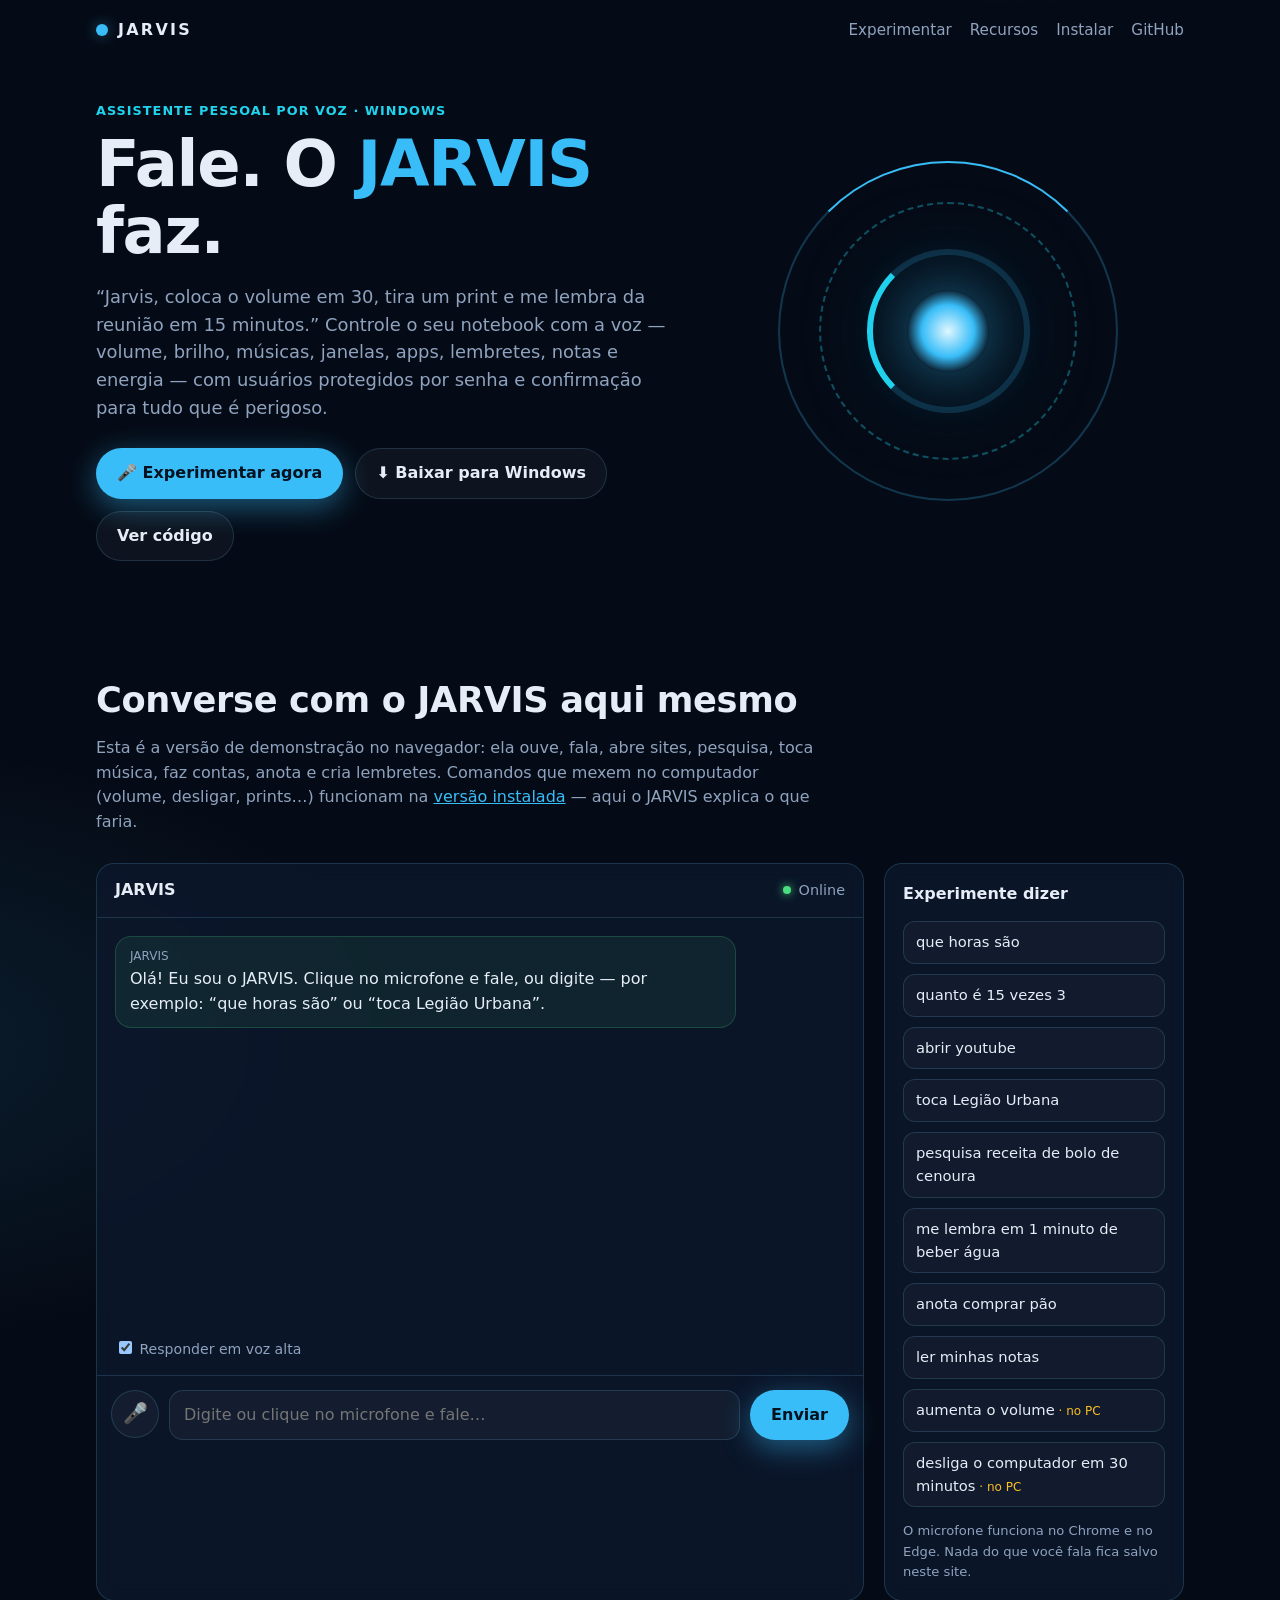
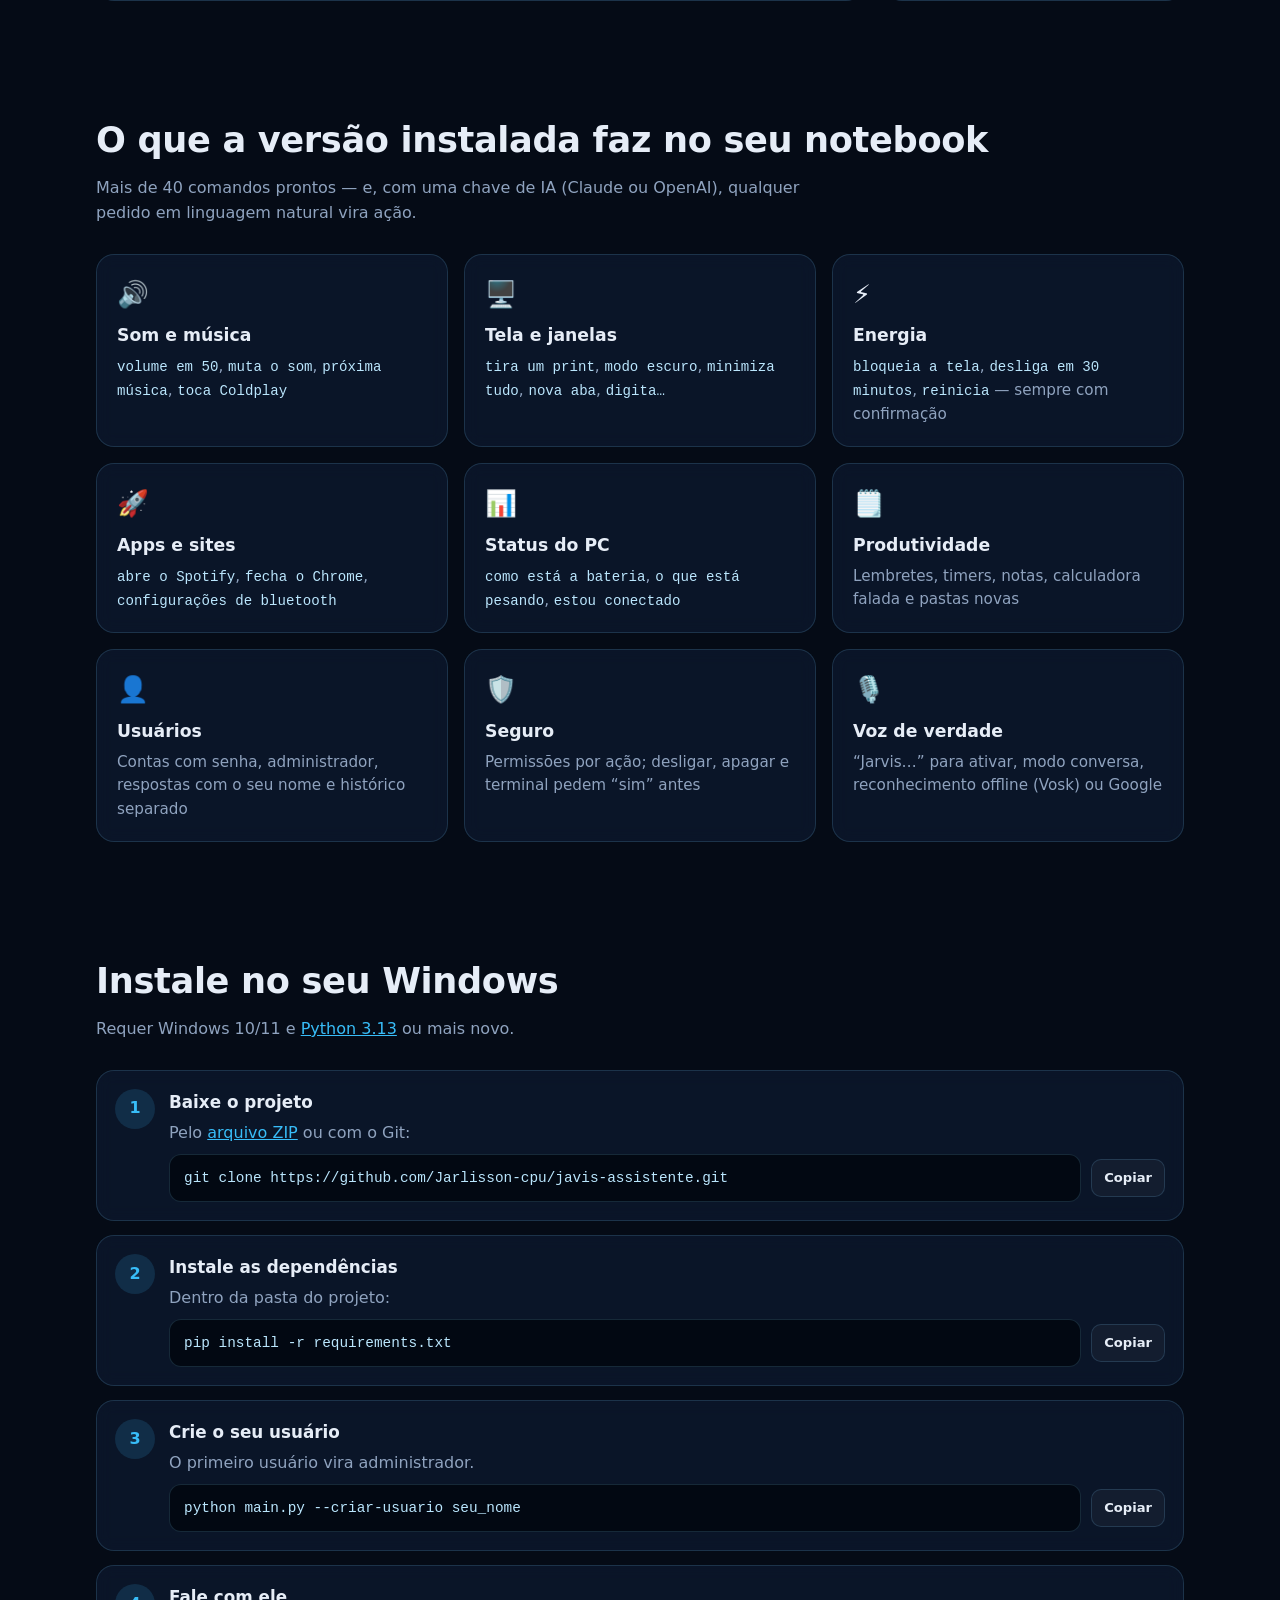
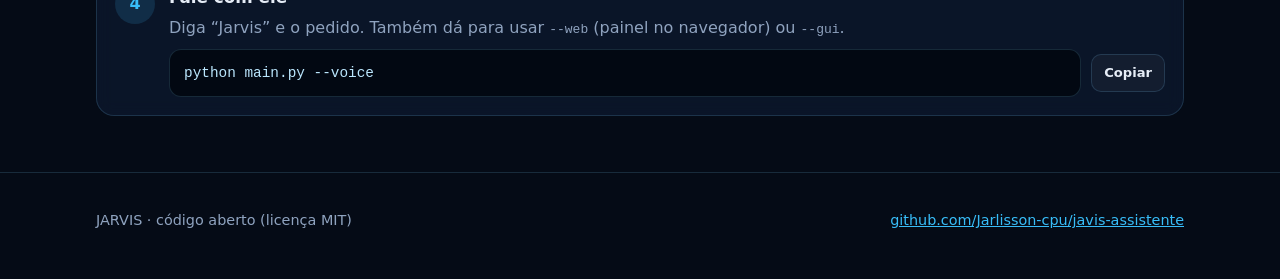
<file: index.html>
<!DOCTYPE html>
<html lang="pt-BR">
<head>
  <meta charset="UTF-8" />
  <meta name="viewport" content="width=device-width, initial-scale=1.0" />
  <title>JARVIS — Assistente por Voz</title>
  <meta name="description" content="JARVIS: assistente pessoal por voz que controla o seu notebook Windows. Experimente no navegador e baixe a versão completa." />
  <style>
    :root {
      color-scheme: dark;
      --bg: #050b16;
      --panel: rgba(13, 24, 44, 0.82);
      --panel-solid: #0d182c;
      --line: rgba(125, 211, 252, 0.16);
      --text: #e6edf7;
      --muted: #8fa3bf;
      --accent: #38bdf8;
      --accent-2: #22d3ee;
      --glow: rgba(56, 189, 248, 0.45);
      --ok: #4ade80;
      --warn: #fbbf24;
      --radius: 18px;
      font-family: "Segoe UI", Inter, system-ui, -apple-system, sans-serif;
    }

    * { box-sizing: border-box; }

    body {
      margin: 0;
      background:
        radial-gradient(1200px 600px at 80% -10%, rgba(34, 211, 238, 0.12), transparent 60%),
        radial-gradient(900px 500px at -10% 30%, rgba(56, 189, 248, 0.10), transparent 60%),
        var(--bg);
      color: var(--text);
      line-height: 1.55;
    }

    a { color: var(--accent); }

    .wrap { max-width: 1120px; margin: 0 auto; padding: 0 16px; }

    /* ---------------------------------------------------------- topo */
    nav {
      display: flex; align-items: center; justify-content: space-between; gap: 12px;
      padding: 18px 0;
    }
    .brand { display: flex; align-items: center; gap: 10px; font-weight: 700; letter-spacing: 0.14em; }
    .brand-dot { width: 12px; height: 12px; border-radius: 50%; background: var(--accent); box-shadow: 0 0 14px var(--glow); }
    nav .links { display: flex; gap: 18px; flex-wrap: wrap; }
    nav .links a { color: var(--muted); text-decoration: none; font-size: 0.95rem; }
    nav .links a:hover { color: var(--text); }

    .hero {
      display: grid; grid-template-columns: 1.1fr 0.9fr; gap: 40px; align-items: center;
      padding: 40px 0 56px;
    }
    .eyebrow { color: var(--accent-2); font-weight: 600; letter-spacing: 0.08em; text-transform: uppercase; font-size: 0.8rem; }
    h1 { font-size: clamp(2.4rem, 6vw, 4rem); line-height: 1.05; margin: 10px 0 16px; letter-spacing: -0.02em; }
    h1 span { color: var(--accent); }
    .lead { color: var(--muted); font-size: 1.12rem; max-width: 34em; }
    .cta { display: flex; gap: 12px; flex-wrap: wrap; margin-top: 26px; }

    .btn {
      display: inline-flex; align-items: center; gap: 8px; justify-content: center;
      padding: 12px 20px; border-radius: 999px; border: 1px solid var(--line);
      background: rgba(255, 255, 255, 0.04); color: var(--text); text-decoration: none;
      font: inherit; font-weight: 600; cursor: pointer; transition: transform .15s, background .15s, box-shadow .15s;
    }
    .btn:hover { transform: translateY(-1px); background: rgba(255, 255, 255, 0.08); }
    .btn.primary { background: var(--accent); color: #04121f; border-color: transparent; box-shadow: 0 8px 30px var(--glow); }
    .btn.primary:hover { background: #7dd3fc; }

    /* reator */
    .reactor { position: relative; width: min(340px, 80vw); aspect-ratio: 1; margin: 0 auto; }
    .ring { position: absolute; inset: 0; border-radius: 50%; border: 2px solid var(--line); }
    .ring.r1 { inset: 0; border-color: rgba(56, 189, 248, 0.25); border-top-color: var(--accent); animation: spin 9s linear infinite; }
    .ring.r2 { inset: 12%; border-style: dashed; border-color: rgba(34, 211, 238, 0.35); animation: spin 14s linear infinite reverse; }
    .ring.r3 { inset: 26%; border-width: 6px; border-color: rgba(56, 189, 248, 0.18); border-left-color: var(--accent-2); animation: spin 5s linear infinite; }
    .core {
      position: absolute; inset: 38%; border-radius: 50%;
      background: radial-gradient(circle, #e0f7ff 0%, var(--accent) 45%, rgba(56, 189, 248, 0.1) 72%);
      box-shadow: 0 0 60px var(--glow), 0 0 120px rgba(34, 211, 238, 0.25);
      animation: breathe 3.2s ease-in-out infinite;
    }
    .reactor.listening .core { animation-duration: .8s; }
    .reactor.speaking .ring.r1 { animation-duration: 2s; }
    @keyframes spin { to { transform: rotate(360deg); } }
    @keyframes breathe { 50% { transform: scale(1.08); filter: brightness(1.15); } }

    /* ---------------------------------------------------------- seções */
    section { padding: 56px 0; }
    h2 { font-size: clamp(1.6rem, 3.5vw, 2.2rem); margin: 0 0 8px; letter-spacing: -0.01em; }
    .sub { color: var(--muted); margin: 0 0 28px; max-width: 46em; }

    .panel { background: var(--panel); border: 1px solid var(--line); border-radius: var(--radius); backdrop-filter: blur(8px); }

    /* demo */
    .demo { display: grid; grid-template-columns: minmax(0, 1fr) 300px; gap: 20px; }
    .console { display: flex; flex-direction: column; min-height: 460px; }
    .console-head {
      display: flex; align-items: center; justify-content: space-between; gap: 10px;
      padding: 14px 18px; border-bottom: 1px solid var(--line);
    }
    .status { display: inline-flex; align-items: center; gap: 8px; color: var(--muted); font-size: 0.9rem; }
    .status i { width: 8px; height: 8px; border-radius: 50%; background: var(--ok); box-shadow: 0 0 10px var(--ok); }
    .status.listening i { background: #fb7185; box-shadow: 0 0 10px #fb7185; animation: breathe .8s infinite; }
    .chat { flex: 1; overflow-y: auto; padding: 18px; display: flex; flex-direction: column; gap: 12px; max-height: 420px; }
    .msg { max-width: 85%; padding: 10px 14px; border-radius: 16px; white-space: pre-wrap; overflow-wrap: anywhere; }
    .msg.you { align-self: flex-end; background: rgba(56, 189, 248, 0.14); border: 1px solid rgba(56, 189, 248, 0.3); }
    .msg.jarvis { align-self: flex-start; background: rgba(74, 222, 128, 0.08); border: 1px solid rgba(74, 222, 128, 0.2); }
    .msg.jarvis.local { border-color: rgba(251, 191, 36, 0.35); background: rgba(251, 191, 36, 0.07); }
    .msg small { display: block; color: var(--muted); font-size: 0.75rem; margin-bottom: 2px; }
    .compose { display: grid; grid-template-columns: auto 1fr auto; gap: 10px; padding: 14px; border-top: 1px solid var(--line); }
    .compose input {
      width: 100%; min-width: 0; padding: 12px 14px; border-radius: 14px; border: 1px solid var(--line);
      background: rgba(255, 255, 255, 0.04); color: var(--text); font: inherit;
    }
    .compose input:focus { outline: 2px solid var(--accent); outline-offset: 1px; }
    .mic { width: 48px; height: 48px; padding: 0; border-radius: 50%; font-size: 1.25rem; }
    .mic.on { background: #fb7185; color: #1a0508; border-color: transparent; animation: breathe .8s infinite; }
    .options { display: flex; flex-wrap: wrap; gap: 6px 18px; padding: 0 18px 14px; color: var(--muted); font-size: 0.88rem; }

    .side { padding: 18px; display: flex; flex-direction: column; gap: 10px; }
    .side h3 { margin: 0 0 4px; font-size: 1rem; }
    .chip {
      text-align: left; padding: 9px 12px; border-radius: 12px; border: 1px solid var(--line);
      background: rgba(255, 255, 255, 0.03); color: var(--text); font: inherit; font-size: 0.92rem; cursor: pointer;
    }
    .chip:hover { border-color: var(--accent); }
    .chip.pc::after { content: " · no PC"; color: var(--warn); font-size: 0.75rem; }
    .note { color: var(--muted); font-size: 0.82rem; margin: 4px 0 0; }

    /* recursos */
    .grid { display: grid; grid-template-columns: repeat(3, minmax(0, 1fr)); gap: 16px; }
    .card { padding: 20px; }
    .card .icon { font-size: 1.6rem; }
    .card h3 { margin: 8px 0 6px; font-size: 1.08rem; }
    .card p { margin: 0; color: var(--muted); font-size: 0.95rem; }
    .card code { color: #bae6fd; font-size: 0.88rem; }

    /* instalação */
    .steps { counter-reset: step; display: grid; gap: 14px; }
    .step { display: grid; grid-template-columns: 40px minmax(0, 1fr); gap: 14px; padding: 18px; }
    .step > div, .demo > *, .hero > * { min-width: 0; }
    .step::before {
      counter-increment: step; content: counter(step);
      width: 40px; height: 40px; border-radius: 50%; display: grid; place-items: center;
      background: rgba(56, 189, 248, 0.15); color: var(--accent); font-weight: 700;
    }
    .step h3 { margin: 0 0 6px; font-size: 1.05rem; }
    .step p { margin: 0 0 8px; color: var(--muted); }
    .code { position: relative; display: flex; align-items: center; gap: 10px; margin-top: 6px; }
    .code pre {
      flex: 1; min-width: 0; margin: 0; padding: 12px 14px; border-radius: 12px; overflow-x: auto;
      background: #020812; border: 1px solid var(--line); color: #bae6fd; font-size: 0.9rem;
    }
    .copy { padding: 8px 12px; border-radius: 10px; font-size: 0.82rem; }

    footer { padding: 36px 0 48px; color: var(--muted); border-top: 1px solid var(--line); font-size: 0.9rem; }
    footer .wrap { display: flex; flex-wrap: wrap; justify-content: space-between; gap: 12px; }

    @media (max-width: 900px) {
      .hero { grid-template-columns: minmax(0, 1fr); padding-top: 16px; }
      .reactor { width: min(240px, 60vw); order: -1; }
      .demo { grid-template-columns: minmax(0, 1fr); }
      .grid { grid-template-columns: 1fr 1fr; }
    }
    @media (max-width: 600px) {
      nav .links { display: none; }
      .grid { grid-template-columns: minmax(0, 1fr); }
      .compose { grid-template-columns: auto 1fr; }
      .compose .send { grid-column: 1 / -1; }
    }
    @media (prefers-reduced-motion: reduce) {
      * { animation: none !important; transition: none !important; }
    }
  </style>
</head>
<body>
  <div class="wrap">
    <nav>
      <div class="brand"><span class="brand-dot"></span>JARVIS</div>
      <div class="links">
        <a href="#demo">Experimentar</a>
        <a href="#recursos">Recursos</a>
        <a href="#instalar">Instalar</a>
        <a href="https://github.com/Jarlisson-cpu/javis-assistente">GitHub</a>
      </div>
    </nav>

    <header class="hero">
      <div>
        <div class="eyebrow">Assistente pessoal por voz · Windows</div>
        <h1>Fale. O <span>JARVIS</span> faz.</h1>
        <p class="lead">
          “Jarvis, coloca o volume em 30, tira um print e me lembra da reunião em 15 minutos.”
          Controle o seu notebook com a voz — volume, brilho, músicas, janelas, apps, lembretes,
          notas e energia — com usuários protegidos por senha e confirmação para tudo que é perigoso.
        </p>
        <div class="cta">
          <a class="btn primary" href="#demo">🎤 Experimentar agora</a>
          <a class="btn" href="https://github.com/Jarlisson-cpu/javis-assistente/archive/refs/heads/main.zip">⬇ Baixar para Windows</a>
          <a class="btn" href="https://github.com/Jarlisson-cpu/javis-assistente">Ver código</a>
        </div>
      </div>
      <div class="reactor" id="reactor" aria-hidden="true">
        <div class="ring r1"></div><div class="ring r2"></div><div class="ring r3"></div><div class="core"></div>
      </div>
    </header>
  </div>

  <section id="demo">
    <div class="wrap">
      <h2>Converse com o JARVIS aqui mesmo</h2>
      <p class="sub">
        Esta é a versão de demonstração no navegador: ela ouve, fala, abre sites, pesquisa, toca música,
        faz contas, anota e cria lembretes. Comandos que mexem no computador (volume, desligar, prints…)
        funcionam na <a href="#instalar">versão instalada</a> — aqui o JARVIS explica o que faria.
      </p>
      <div class="demo">
        <div class="panel console">
          <div class="console-head">
            <strong>JARVIS</strong>
            <span class="status" id="status"><i></i><span id="status-text">Online</span></span>
          </div>
          <div class="chat" id="chat" aria-live="polite"></div>
          <div class="options">
            <label><input type="checkbox" id="speak" checked /> Responder em voz alta</label>
            <span id="mic-hint"></span>
          </div>
          <form class="compose" id="form">
            <button type="button" class="btn mic" id="mic" title="Falar" aria-label="Falar com o JARVIS">🎤</button>
            <input id="input" autocomplete="off" placeholder="Digite ou clique no microfone e fale…" aria-label="Mensagem para o JARVIS" />
            <button class="btn primary send" type="submit">Enviar</button>
          </form>
        </div>
        <aside class="panel side">
          <h3>Experimente dizer</h3>
          <button class="chip">que horas são</button>
          <button class="chip">quanto é 15 vezes 3</button>
          <button class="chip">abrir youtube</button>
          <button class="chip">toca Legião Urbana</button>
          <button class="chip">pesquisa receita de bolo de cenoura</button>
          <button class="chip">me lembra em 1 minuto de beber água</button>
          <button class="chip">anota comprar pão</button>
          <button class="chip">ler minhas notas</button>
          <button class="chip pc">aumenta o volume</button>
          <button class="chip pc">desliga o computador em 30 minutos</button>
          <p class="note">O microfone funciona no Chrome e no Edge. Nada do que você fala fica salvo neste site.</p>
        </aside>
      </div>
    </div>
  </section>

  <section id="recursos">
    <div class="wrap">
      <h2>O que a versão instalada faz no seu notebook</h2>
      <p class="sub">Mais de 40 comandos prontos — e, com uma chave de IA (Claude ou OpenAI), qualquer pedido em linguagem natural vira ação.</p>
      <div class="grid">
        <div class="panel card"><div class="icon">🔊</div><h3>Som e música</h3><p><code>volume em 50</code>, <code>muta o som</code>, <code>próxima música</code>, <code>toca Coldplay</code></p></div>
        <div class="panel card"><div class="icon">🖥️</div><h3>Tela e janelas</h3><p><code>tira um print</code>, <code>modo escuro</code>, <code>minimiza tudo</code>, <code>nova aba</code>, <code>digita…</code></p></div>
        <div class="panel card"><div class="icon">⚡</div><h3>Energia</h3><p><code>bloqueia a tela</code>, <code>desliga em 30 minutos</code>, <code>reinicia</code> — sempre com confirmação</p></div>
        <div class="panel card"><div class="icon">🚀</div><h3>Apps e sites</h3><p><code>abre o Spotify</code>, <code>fecha o Chrome</code>, <code>configurações de bluetooth</code></p></div>
        <div class="panel card"><div class="icon">📊</div><h3>Status do PC</h3><p><code>como está a bateria</code>, <code>o que está pesando</code>, <code>estou conectado</code></p></div>
        <div class="panel card"><div class="icon">🗒️</div><h3>Produtividade</h3><p>Lembretes, timers, notas, calculadora falada e pastas novas</p></div>
        <div class="panel card"><div class="icon">👤</div><h3>Usuários</h3><p>Contas com senha, administrador, respostas com o seu nome e histórico separado</p></div>
        <div class="panel card"><div class="icon">🛡️</div><h3>Seguro</h3><p>Permissões por ação; desligar, apagar e terminal pedem “sim” antes</p></div>
        <div class="panel card"><div class="icon">🎙️</div><h3>Voz de verdade</h3><p>“Jarvis…” para ativar, modo conversa, reconhecimento offline (Vosk) ou Google</p></div>
      </div>
    </div>
  </section>

  <section id="instalar">
    <div class="wrap">
      <h2>Instale no seu Windows</h2>
      <p class="sub">Requer Windows 10/11 e <a href="https://www.python.org/downloads/">Python 3.13</a> ou mais novo.</p>
      <div class="steps">
        <div class="panel step"><div>
          <h3>Baixe o projeto</h3>
          <p>Pelo <a href="https://github.com/Jarlisson-cpu/javis-assistente/archive/refs/heads/main.zip">arquivo ZIP</a> ou com o Git:</p>
          <div class="code"><pre>git clone https://github.com/Jarlisson-cpu/javis-assistente.git</pre><button class="btn copy">Copiar</button></div>
        </div></div>
        <div class="panel step"><div>
          <h3>Instale as dependências</h3>
          <p>Dentro da pasta do projeto:</p>
          <div class="code"><pre>pip install -r requirements.txt</pre><button class="btn copy">Copiar</button></div>
        </div></div>
        <div class="panel step"><div>
          <h3>Crie o seu usuário</h3>
          <p>O primeiro usuário vira administrador.</p>
          <div class="code"><pre>python main.py --criar-usuario seu_nome</pre><button class="btn copy">Copiar</button></div>
        </div></div>
        <div class="panel step"><div>
          <h3>Fale com ele</h3>
          <p>Diga “Jarvis” e o pedido. Também dá para usar <code>--web</code> (painel no navegador) ou <code>--gui</code>.</p>
          <div class="code"><pre>python main.py --voice</pre><button class="btn copy">Copiar</button></div>
        </div></div>
      </div>
    </div>
  </section>

  <footer>
    <div class="wrap">
      <span>JARVIS · código aberto (licença MIT)</span>
      <a href="https://github.com/Jarlisson-cpu/javis-assistente">github.com/Jarlisson-cpu/javis-assistente</a>
    </div>
  </footer>

  <script>
    const chat = document.getElementById("chat");
    const input = document.getElementById("input");
    const micButton = document.getElementById("mic");
    const speakToggle = document.getElementById("speak");
    const reactor = document.getElementById("reactor");
    const status = document.getElementById("status");
    const statusText = document.getElementById("status-text");

    // ------------------------------------------------------------ texto
    const NUMBER_WORDS = {
      zero: 0, um: 1, uma: 1, dois: 2, duas: 2, tres: 3, quatro: 4, cinco: 5, seis: 6, sete: 7, oito: 8, nove: 9,
      dez: 10, onze: 11, doze: 12, treze: 13, quatorze: 14, catorze: 14, quinze: 15, dezesseis: 16, dezessete: 17,
      dezoito: 18, dezenove: 19, vinte: 20, trinta: 30, quarenta: 40, cinquenta: 50, sessenta: 60, setenta: 70,
      oitenta: 80, noventa: 90, cem: 100, cento: 100, duzentos: 200, trezentos: 300, mil: 1000, meia: 30,
    };
    const POLITE = ["ei jarvis", "ok jarvis", "jarvis", "por favor", "voce pode", "voce poderia", "pode", "poderia", "consegue"];

    function normalize(text, dropPolite = true) {
      let value = text.normalize("NFD").replace(/[̀-ͯ]/g, "").toLowerCase();
      value = value.replace(/["“”'`´!?¿¡;]+/g, " ").replace(/(?<!\d),|,(?!\d)/g, " ").replace(/\s+/g, " ").trim();
      value = value.replace(/[.:\-\s]+$/, "");
      if (!dropPolite) return value;
      let changed = true;
      while (changed) {
        changed = false;
        for (const prefix of POLITE) {
          if (value.startsWith(prefix + " ")) { value = value.slice(prefix.length + 1).trim(); changed = true; }
        }
      }
      return value.replace(/\s+por favor$/, "");
    }

    // devolve o trecho original (com acentos e maiúsculas) que corresponde ao texto normalizado
    function recoverRaw(raw, value) {
      const starts = [...raw.matchAll(/\S+/g)].map((match) => match.index);
      for (const start of starts) {
        const candidate = raw.slice(start).trim();
        if (normalize(candidate, false) === value) return candidate.replace(/[.!?]+$/, "");
      }
      return value;
    }

    function wordsToNumber(text) {
      const value = text.trim();
      if (/^\d+([.,]\d+)?$/.test(value)) return parseFloat(value.replace(",", "."));
      let total = 0, found = false;
      for (const word of value.split(/\s+/)) {
        if (word === "e") continue;
        if (!(word in NUMBER_WORDS)) return null;
        total += NUMBER_WORDS[word]; found = true;
      }
      return found ? total : null;
    }

    // ------------------------------------------------------------ calculadora
    function calculate(expression) {
      let text = expression.toLowerCase().replace(/[?.]$/, "");
      const percent = text.match(/^(.+?)\s*(?:%|por\s*cento)\s+de\s+(.+)$/);
      if (percent) {
        const p = wordsToNumber(percent[1]), v = wordsToNumber(percent[2]);
        if (p !== null && v !== null) return format(p * v / 100);
      }
      const ops = [
        [/\bdividido por\b/g, "/"], [/\belevado (?:a|ao)\b/g, "**"], [/\bao quadrado\b/g, "**2"],
        [/\bvezes\b|\bmultiplicado por\b|\bx\b/g, "*"], [/\bmais\b/g, "+"], [/\bmenos\b/g, "-"],
      ];
      for (const [pattern, symbol] of ops) text = text.replace(pattern, ` ${symbol} `);
      text = text.replace(/(\d),(\d)/g, "$1.$2");
      text = text.replace(/[a-z]+(?:\s+(?:e\s+)?[a-z]+)*/g, (words) => {
        const n = wordsToNumber(words);
        return n === null ? words : ` ${n} `;
      });
      text = text.replace(/\s+/g, " ").trim();
      if (!/^[\d\s.+\-*/()]+$/.test(text) || !text) throw new Error("Não entendi a conta. Tente “quanto é 12 vezes 8”.");
      const result = Function(`"use strict"; return (${text});`)();
      if (!Number.isFinite(result)) throw new Error("Essa conta não tem resultado (divisão por zero?).");
      return format(result);
    }

    function format(n) {
      return Number.isInteger(n) ? n.toLocaleString("pt-BR") : n.toLocaleString("pt-BR", { maximumFractionDigits: 4 });
    }

    // ------------------------------------------------------------ notas e lembretes (só neste navegador)
    function loadNotes() {
      try { return JSON.parse(localStorage.getItem("jarvis-demo-notes") || "[]"); } catch { return []; }
    }
    function saveNotes(notes) {
      try { localStorage.setItem("jarvis-demo-notes", JSON.stringify(notes)); } catch { /* modo privado */ }
    }

    const UNIT = { segundo: 1, minuto: 60, hora: 3600 };
    const SITES = {
      youtube: "https://www.youtube.com", google: "https://www.google.com", gmail: "https://mail.google.com",
      "whatsapp": "https://web.whatsapp.com", instagram: "https://www.instagram.com", facebook: "https://www.facebook.com",
      github: "https://github.com", netflix: "https://www.netflix.com", spotify: "https://open.spotify.com",
      "google drive": "https://drive.google.com", drive: "https://drive.google.com", maps: "https://maps.google.com",
      tradutor: "https://translate.google.com", wikipedia: "https://pt.wikipedia.org", chatgpt: "https://chatgpt.com",
      claude: "https://claude.ai", linkedin: "https://www.linkedin.com", twitter: "https://x.com", twitch: "https://www.twitch.tv",
    };
    const WEEKDAYS = ["domingo", "segunda-feira", "terça-feira", "quarta-feira", "quinta-feira", "sexta-feira", "sábado"];

    function openUrl(url) {
      const opened = window.open(url, "_blank", "noopener");
      return opened === null ? " (o navegador bloqueou a nova aba — clique para permitir pop-ups)" : "";
    }

    // comandos que precisam do JARVIS instalado no Windows
    const PC_ONLY = [
      [/volume|som\b|mut[ao]r?|mudo/, "ajustaria o volume do Windows"],
      [/brilho|tela mais (clara|escura)|modo (escuro|claro)/, "ajustaria a tela"],
      [/(desliga|reinicia|suspende|hiberna|bloqueia|trava)/, "cuidaria da energia do computador — sempre pedindo sua confirmação antes"],
      [/print|captura de tela|screenshot/, "tiraria um print e salvaria em Imagens/Jarvis"],
      [/bateria|cpu|memoria|processos|disco|espaco livre|meu ip|conectado|status do (sistema|computador)/, "leria o status real do seu notebook"],
      [/^(copia|cola|recorta|desfaz|salva|minimiza|maximiza|troca de janela|nova aba|fecha (a |essa )?(aba|janela)|aperta|digit[ae]|escrev[ae])/, "controlaria janelas e teclado"],
      [/^(fecha|encerra|mata) /, "fecharia esse programa"],
      [/^(abr[ea]|abrir|inicia) .*(configurac|bloco|calculadora|word|excel|vs ?code|pasta|explorador|terminal|prompt)/, "abriria esse programa no Windows"],
      [/executa .*comando|cria .*pasta/, "faria isso no seu computador"],
    ];

    // ------------------------------------------------------------ cérebro
    function respond(raw) {
      const text = normalize(raw);
      let m;

      if (!text) return "Pode falar.";
      if (/^(ola|oi|opa|e ai|hey|fala|bom dia|boa tarde|boa noite)( jarvis)?( tudo bem)?$|^jarvis$/.test(text)) {
        const h = new Date().getHours();
        return `${h < 12 ? "Bom dia" : h < 18 ? "Boa tarde" : "Boa noite"}! Em que posso ajudar?`;
      }
      if (/(obrigad|valeu)/.test(text)) return "Disponha!";
      if (/(quem e voce|seu nome|como voce se chama|o que e o jarvis)/.test(text))
        return "Eu sou o JARVIS, seu assistente pessoal. Instalado no seu Windows, controlo o notebook por voz; aqui no site, mostro um pouco do que sei fazer.";
      if (/^(ajuda|comandos)$|o que (voce )?(sabe|pode|consegue) fazer/.test(text))
        return "Aqui no site: hora e data, contas, abrir sites, pesquisar, tocar música, notas e lembretes. Instalado no seu PC, também controlo volume, brilho, janelas, apps, energia e muito mais.";
      if (/(que horas|horas sao|hora e agora|hora certa)/.test(text))
        return `Agora são ${new Date().toLocaleTimeString("pt-BR", { hour: "2-digit", minute: "2-digit" })}.`;
      if (/(que dia|qual (e )?a data|data de hoje)/.test(text)) {
        const d = new Date();
        return `Hoje é ${WEEKDAYS[d.getDay()]}, ${d.toLocaleDateString("pt-BR", { day: "numeric", month: "long", year: "numeric" })}.`;
      }
      if ((m = text.match(/^(?:quanto (?:e|da)|calcula|calcular|calcule) (.+)$/))) {
        try { return `Dá ${calculate(m[1])}.`; } catch (err) { return err.message; }
      }
      if ((m = text.match(/^(?:me )?(?:lembra|lembre|avisa|avise)(?:-me| me)? (?:em|daqui a|daqui|dentro de) (.+?) (segundos?|minutos?|horas?)(?: (?:de|para|que|pra) (.+))?$/))
          || (m = text.match(/^(?:cria |coloca |liga )?(?:um )?(?:timer|temporizador|alarme|cronometro) (?:de|para|pra|em) (.+?) (segundos?|minutos?|horas?)(?: (?:para|pra|de) (.+))?$/))) {
        const amount = wordsToNumber(m[1]);
        const unit = m[2].replace(/s$/, "");
        if (!amount || amount <= 0) return "Diga quanto tempo, por exemplo: me lembra em 10 minutos de tirar o bolo.";
        const message = m[3] ? recoverRaw(raw, m[3]) : "o tempo acabou";
        setTimeout(() => remind(message), amount * UNIT[unit] * 1000);
        if ("Notification" in window && Notification.permission === "default") Notification.requestPermission();
        return `Combinado. Te aviso em ${amount} ${unit}${amount > 1 ? "s" : ""}: ${message}. Deixe esta aba aberta.`;
      }
      if ((m = text.match(/^(?:anota|anotar|anote|toma nota|nota)(?: (?:que|ai|isso))?[: ]+(.+)$/))) {
        const notes = loadNotes();
        const original = recoverRaw(raw, m[1]);
        notes.push(original);
        saveNotes(notes);
        return `Anotado: ${original}.`;
      }
      if (/^(?:le|ler|leia|mostra|mostrar|quais (?:sao )?)?\s*(?:as )?(?:minhas )?(?:notas|anotacoes)$/.test(text)) {
        const notes = loadNotes();
        return notes.length ? "Suas notas: " + notes.map((n, i) => `${i + 1}. ${n}`).join("; ") + "." : "Você ainda não tem notas.";
      }
      if (/^(?:apaga|apagar|limpa|limpar) (?:as |todas as )?(?:minhas )?(?:notas|anotacoes)$/.test(text)) {
        if (!confirm("Apagar todas as suas notas desta demonstração?")) return "Tudo bem, cancelei.";
        saveNotes([]);
        return "Notas apagadas.";
      }
      if ((m = text.match(/^(?:toca|tocar|toque|reproduz|reproduzir|quero ouvir|ouvir|escutar|coloca pra tocar|bota pra tocar) (?:a musica |musica |a |o )?(.+)$/))) {
        const query = recoverRaw(raw, m[1]);
        const warn = openUrl("https://music.youtube.com/search?q=" + encodeURIComponent(query));
        return `Abrindo ${query} no YouTube Music.${warn}`;
      }
      if ((m = text.match(/^(?:busca|buscar|busque|pesquisa|pesquisar|pesquise|procura|procurar|procure)(?: (?:no|na) (?:google|internet|web))?(?: (?:sobre|por))? (.+)$/))) {
        const query = recoverRaw(raw, m[1]);
        const warn = openUrl("https://www.google.com/search?q=" + encodeURIComponent(query));
        return `Pesquisando: ${query}.${warn}`;
      }

      for (const [pattern, what] of PC_ONLY) {
        if (pattern.test(text)) {
          return { local: true, text: `No seu notebook, com o JARVIS instalado, eu ${what}. Aqui no site eu não tenho acesso ao seu computador — veja como instalar logo abaixo.` };
        }
      }

      if ((m = text.match(/^(?:abr[ea]|abrir|abri|inicia|iniciar)(?: o site| a| o| os| as)? (.+)$/))) {
        const target = m[1].trim();
        const url = SITES[target] || (/\.[a-z]{2,}$/.test(target) && !/\s/.test(target) ? (target.startsWith("http") ? target : "https://" + target) : null);
        if (url) return `Abrindo ${target}.${openUrl(url)}`;
        return { local: true, text: `Para abrir “${target}” no seu computador, preciso estar instalado. Aqui eu abro sites — tente “abrir youtube”.` };
      }

      return "Ainda não sei fazer isso aqui no site. Diga “ajuda” para ver exemplos — e, instalado com uma chave de IA, entendo qualquer pedido.";
    }

    // ------------------------------------------------------------ interface
    function addMessage(who, text, local = false) {
      const div = document.createElement("div");
      div.className = `msg ${who}${local ? " local" : ""}`;
      const label = document.createElement("small");
      label.textContent = who === "you" ? "Você" : local ? "JARVIS · precisa da versão instalada" : "JARVIS";
      div.append(label, document.createTextNode(text));
      chat.append(div);
      chat.scrollTop = chat.scrollHeight;
    }

    function speak(text) {
      if (!speakToggle.checked || !("speechSynthesis" in window)) return;
      const utterance = new SpeechSynthesisUtterance(text.replace(/https?:\/\/\S+/g, "link"));
      utterance.lang = "pt-BR";
      const voice = speechSynthesis.getVoices().find((v) => (v.lang || "").toLowerCase().startsWith("pt"));
      if (voice) utterance.voice = voice;
      utterance.onstart = () => reactor.classList.add("speaking");
      utterance.onend = () => reactor.classList.remove("speaking");
      speechSynthesis.cancel();
      speechSynthesis.speak(utterance);
    }

    function handle(text) {
      if (!text.trim()) return;
      addMessage("you", text.trim());
      const reply = respond(text);
      const message = typeof reply === "string" ? reply : reply.text;
      addMessage("jarvis", message, typeof reply !== "string");
      speak(message);
    }

    function remind(message) {
      const text = `⏰ Lembrete: ${message}.`;
      addMessage("jarvis", text);
      speak(text);
      if ("Notification" in window && Notification.permission === "granted") new Notification("JARVIS", { body: text });
    }

    document.getElementById("form").addEventListener("submit", (event) => {
      event.preventDefault();
      handle(input.value);
      input.value = "";
    });
    document.querySelectorAll(".chip").forEach((chip) => chip.addEventListener("click", () => handle(chip.textContent)));
    document.querySelectorAll(".copy").forEach((button) =>
      button.addEventListener("click", async () => {
        try {
          await navigator.clipboard.writeText(button.previousElementSibling.textContent);
          button.textContent = "Copiado!";
        } catch {
          button.textContent = "Selecione e copie";
        }
        setTimeout(() => (button.textContent = "Copiar"), 1600);
      })
    );

    // microfone (Web Speech API: Chrome e Edge)
    const Recognition = window.SpeechRecognition || window.webkitSpeechRecognition;
    let recognition = null;
    let listening = false;

    function setListening(on) {
      listening = on;
      micButton.classList.toggle("on", on);
      reactor.classList.toggle("listening", on);
      status.classList.toggle("listening", on);
      statusText.textContent = on ? "Ouvindo…" : "Online";
      micButton.setAttribute("aria-label", on ? "Parar de ouvir" : "Falar com o JARVIS");
    }

    if (Recognition) {
      recognition = new Recognition();
      recognition.lang = "pt-BR";
      recognition.interimResults = true;
      recognition.addEventListener("result", (event) => {
        const result = event.results[event.results.length - 1];
        input.value = result[0].transcript;
        if (result.isFinal) {
          handle(result[0].transcript);
          input.value = "";
        }
      });
      recognition.addEventListener("end", () => setListening(false));
      recognition.addEventListener("error", (event) => {
        setListening(false);
        if (event.error === "not-allowed") addMessage("jarvis", "Preciso de permissão para usar o microfone. Libere no ícone ao lado do endereço do site.", true);
      });
      micButton.addEventListener("click", () => {
        if (listening) { recognition.stop(); return; }
        speechSynthesis && speechSynthesis.cancel();
        try { recognition.start(); setListening(true); } catch { setListening(false); }
      });
    } else {
      micButton.disabled = true;
      micButton.title = "Use o Chrome ou o Edge para falar";
      document.getElementById("mic-hint").textContent = "Para falar, abra no Chrome ou no Edge.";
    }

    addMessage("jarvis", "Olá! Eu sou o JARVIS. Clique no microfone e fale, ou digite — por exemplo: “que horas são” ou “toca Legião Urbana”.");
  </script>
</body>
</html>
</file>
